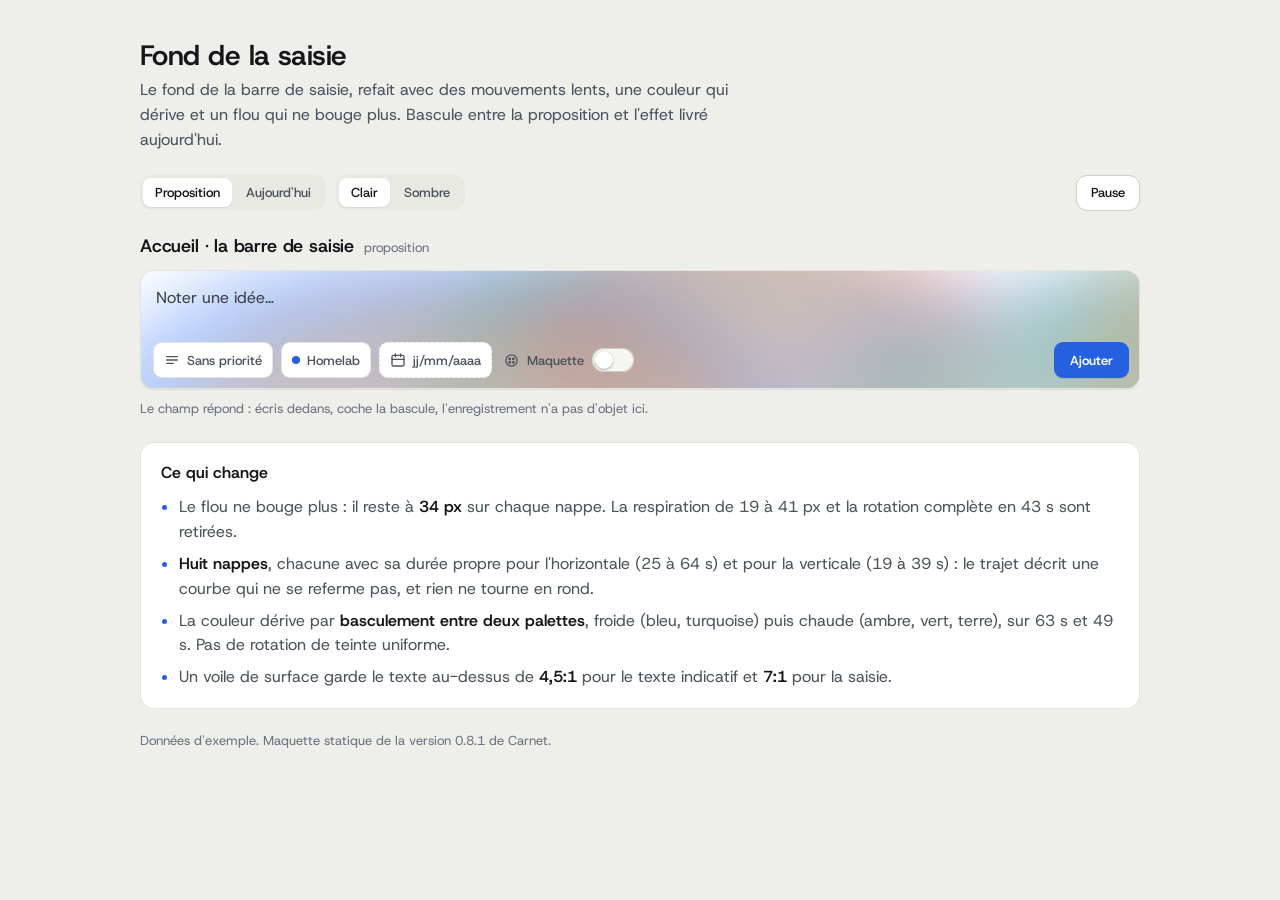
<file: index.html>
<!doctype html>
<html lang="fr" data-theme="clair">
<head>
<meta charset="utf-8" />
<meta name="viewport" content="width=device-width, initial-scale=1" />
<title>Fond de la saisie — maquette Carnet</title>
<style>
  @font-face {
    font-family: 'Host Grotesk Variable';
    src: url('polices/host-grotesk-latin-wght-normal.woff2') format('woff2-variations');
    font-weight: 100 900;
    font-display: swap;
  }

  :root {
    color-scheme: light;
    --bg: #eeeeea;
    --surface: #ffffff;
    --surface-2: #f5f5f1;
    --surface-3: #e9e9e3;
    --border: #e4e4dd;
    --border-strong: #cdcdc3;
    --text: #14161a;
    --text-muted: #4d545e;
    --text-soft: #6b7280;
    --accent: #2560e0;
    --accent-soft: #eef3fd;
    --success: #157347;
    --warning: #a2620a;
    --danger: #b42318;
    --teal: #2f7f76;
    --shadow-1: 0 1px 2px rgb(20 22 26 / 0.05), 0 1px 1px rgb(20 22 26 / 0.03);
    --shadow-2: 0 2px 6px rgb(20 22 26 / 0.06), 0 12px 28px -10px rgb(20 22 26 / 0.16);
    --r-md: 11px;
    --r-lg: 14px;
    --font: 'Host Grotesk Variable', 'Host Grotesk', 'Helvetica Neue', Arial, sans-serif;
    --ease: cubic-bezier(0.22, 1, 0.36, 1);
    --flou: 34px;
  }

  :root[data-theme='sombre'] {
    color-scheme: dark;
    --bg: #101216;
    --surface: #181b21;
    --surface-2: #1f232a;
    --surface-3: #272c34;
    --border: #2a2f37;
    --border-strong: #3b424c;
    --text: #eef0f4;
    --text-muted: #aeb5c0;
    --text-soft: #8d95a1;
    --accent: #6d97f5;
    --accent-soft: #1c2740;
    --success: #4fb386;
    --warning: #d8a152;
    --danger: #e0705f;
    --teal: #57b3a8;
    --shadow-1: 0 1px 2px rgb(0 0 0 / 0.4);
    --shadow-2: 0 12px 30px -12px rgb(0 0 0 / 0.65);
  }

  *, *::before, *::after { box-sizing: border-box }
  html { -webkit-text-size-adjust: 100%; -webkit-tap-highlight-color: transparent }
  body {
    margin: 0;
    background: var(--bg);
    color: var(--text);
    font: 400 1rem/1.55 var(--font);
    -webkit-font-smoothing: antialiased;
  }
  h1, h2, p, ul { margin: 0 }

  .page { max-width: 1040px; margin: 0 auto; padding: 40px 20px 64px; display: grid; gap: 22px }

  .entete { display: grid; gap: 6px }
  .entete h1 { font-size: 1.75rem; line-height: 1.15; letter-spacing: -0.02em; font-weight: 600 }
  .entete p { color: var(--text-muted); max-width: 62ch }

  .outils { display: flex; flex-wrap: wrap; align-items: center; gap: 10px }
  .outils .grow { flex: 1 1 auto }
  .seg {
    display: inline-flex; padding: 3px; gap: 2px;
    background: var(--surface-3); border-radius: var(--r-md);

    & button {
      appearance: none; border: 0; background: none; cursor: pointer;
      padding: 6px 12px; border-radius: 8px;
      font: 500 0.8125rem var(--font); color: var(--text-muted);
      transition: background 160ms var(--ease), color 160ms var(--ease);

      &:hover { color: var(--text) }
      &[aria-pressed='true'] { background: var(--surface); color: var(--text); box-shadow: var(--shadow-1) }
    }
  }

  .btn {
    appearance: none; cursor: pointer;
    display: inline-flex; align-items: center; gap: 7px;
    min-height: 36px; padding: 0 14px;
    background: var(--surface); color: var(--text);
    border: 1px solid var(--border-strong); border-radius: var(--r-md);
    font: 500 0.8125rem var(--font);

    &:active { transform: translateY(1px) }
    &[aria-pressed='true'] { background: var(--surface-3); border-color: var(--border) }
  }

  .scene { display: grid; gap: 10px }
  .scene-titre { display: flex; align-items: baseline; gap: 10px; flex-wrap: wrap }
  .scene-titre h2 { font-size: 1.125rem; font-weight: 600; letter-spacing: -0.01em }
  .scene-titre span { font-size: 0.8125rem; color: var(--text-soft) }

  /* ---------- La barre de saisie ---------- */
  .composer {
    position: relative;
    isolation: isolate;
    overflow: hidden;
    display: grid;
    background: var(--surface);
    border: 1px solid var(--border);
    border-radius: var(--r-lg);
    box-shadow: var(--shadow-1);
    transition: border-color 160ms var(--ease), box-shadow 160ms var(--ease);

    &:focus-within { border-color: var(--accent); box-shadow: 0 0 0 3px var(--accent-soft), var(--shadow-1) }

    & textarea {
      position: relative; z-index: 1;
      width: 100%; min-height: 52px; max-height: 45vh; padding: 15px 15px 6px; resize: none;
      background: transparent; border: 0; color: var(--text);
      font: 400 1rem/1.5 var(--font);

      &::placeholder { color: color-mix(in srgb, var(--text) 30%, var(--text-muted)) }
      &:focus-visible { outline: none }
    }

    &.est-ancien .nappes { display: none }
  }

  .nappes {
    position: absolute; inset: 0; z-index: 0; pointer-events: none;
    overflow: hidden;

    --attenue: 1;
    --pic-froid: 0.95;

    & .voile {
      position: absolute; inset: 0; z-index: 3;
      background: linear-gradient(
        color-mix(in srgb, var(--surface) 30%, transparent),
        color-mix(in srgb, var(--surface) 44%, transparent)
      );
    }
  }

  :root[data-theme='sombre'] .nappes { --attenue: 0.85; --pic-froid: 0.6 }

  :root[data-theme='sombre'] .voile {
    background: linear-gradient(
      color-mix(in srgb, var(--surface) 22%, transparent),
      color-mix(in srgb, var(--surface) 40%, transparent)
    );
  }

  .nappe {
    position: absolute; inset: -25% -12%; z-index: 1;

    &.nappe-froide { animation: bascule-froide 63s ease-in-out infinite alternate }
    &.nappe-chaude { animation: bascule-chaude 49s ease-in-out infinite alternate }
  }

  .nuage {
    position: absolute;
    inline-size: var(--l); block-size: var(--h);
    inset-inline-start: var(--x); inset-block-start: var(--y);
    animation: glisse-x var(--dx) linear infinite alternate; animation-delay: var(--rx, 0s);
    will-change: transform;

    & > i {
      position: absolute; inset: 0; border-radius: 50%;
      background: var(--c); opacity: calc(var(--o) * var(--attenue));
      filter: blur(var(--flou)) saturate(1.35);
      animation: glisse-y var(--dy) linear infinite alternate; animation-delay: var(--ry, 0s);
      will-change: transform;
    }
  }

  .est-ancien {
    /* l'effet livré en 0.8.0, gardé pour comparer */
    &::before {
      content: ''; position: absolute; inset: -45%; z-index: 0; pointer-events: none;
      background:
        radial-gradient(9% 54% at 12% 22%, color-mix(in srgb, var(--accent) 95%, transparent), transparent 72%),
        radial-gradient(7% 42% at 31% 84%, color-mix(in srgb, var(--success) 88%, transparent), transparent 74%),
        radial-gradient(6% 38% at 47% 12%, color-mix(in srgb, var(--teal) 90%, transparent), transparent 72%),
        radial-gradient(10% 48% at 63% 72%, color-mix(in srgb, var(--warning) 62%, transparent), transparent 74%),
        radial-gradient(5% 32% at 78% 26%, color-mix(in srgb, var(--danger) 54%, transparent), transparent 70%),
        radial-gradient(8% 40% at 92% 80%, color-mix(in srgb, var(--teal) 70%, transparent), transparent 72%);
      filter: blur(15px) saturate(1.8) contrast(1.1);
      opacity: 0.92;
      animation: derive 19s cubic-bezier(0.62, -0.3, 0.38, 1.32) infinite alternate,
                 respiration 7.3s cubic-bezier(0.86, 0.04, 0.14, 0.96) infinite alternate;
    }

    &::after {
      content: ''; position: absolute; inset: -40%; z-index: 1; pointer-events: none;
      background:
        linear-gradient(color-mix(in srgb, var(--surface) 20%, transparent), color-mix(in srgb, var(--surface) 32%, transparent)),
        repeating-conic-gradient(from 12deg at 46% 38%, color-mix(in srgb, var(--accent) 44%, transparent) 0 5deg, transparent 5deg 16deg, color-mix(in srgb, var(--teal) 38%, transparent) 16deg 23deg, transparent 23deg 44deg),
        repeating-radial-gradient(circle at 62% 54%, color-mix(in srgb, var(--success) 34%, transparent) 0 16px, transparent 16px 48px);
      filter: blur(24px) saturate(1.4);
      opacity: 0.85;
      animation: tourbillon 43s linear infinite;
    }

    & textarea, & .composer-bar { position: relative; z-index: 2 }
  }

  @keyframes glisse-x {
    from { transform: translate3d(calc(var(--amp-x) * -1), 0, 0) rotate(var(--rot-a)) }
    to { transform: translate3d(var(--amp-x), 0, 0) rotate(var(--rot-b)) }
  }
  @keyframes glisse-y {
    from { transform: translate3d(0, calc(var(--amp-y) * -1), 0) }
    to { transform: translate3d(0, var(--amp-y), 0) }
  }
  @keyframes bascule-froide {
    from { opacity: var(--pic-froid) }
    to { opacity: 0.48 }
  }
  @keyframes bascule-chaude {
    from { opacity: 0.22 }
    to { opacity: 0.92 }
  }
  @keyframes derive {
    0% { transform: rotate(-24deg) scale(1.1) translate3d(-3%, 2%, 0) skew(5deg, -3deg) }
    17% { transform: rotate(-58deg) scale(0.88) translate3d(7%, -8%, 0) skew(12deg, -7deg) }
    38% { transform: rotate(72deg) scale(1.44) translate3d(9%, -5%, 0) skew(7deg, 9deg) }
    61% { transform: rotate(-64deg) scale(1.34) translate3d(5%, 8%, 0) skew(14deg, 3deg) }
    86% { transform: rotate(-42deg) scale(1.5) translate3d(10%, 4%, 0) skew(9deg, -6deg) }
    100% { transform: rotate(12deg) scale(1.16) translate3d(-4%, -6%, 0) skew(-10deg, 5deg) }
  }
  @keyframes respiration {
    0% { filter: blur(26px) saturate(1.45) hue-rotate(0deg) }
    41% { filter: blur(19px) saturate(1.3) hue-rotate(31deg) }
    76% { filter: blur(23px) saturate(1.55) hue-rotate(38deg) }
    100% { filter: blur(31px) saturate(1.65) hue-rotate(-17deg) }
  }
  @keyframes tourbillon {
    0% { transform: rotate(0deg) scale(1.06) }
    100% { transform: rotate(-360deg) scale(0.94) }
  }

  /* ---------- Barre d'options ---------- */
  .composer-bar {
    position: relative; z-index: 1;
    display: flex; align-items: center; flex-wrap: wrap; gap: 8px;
    padding: 2px 10px 10px 12px;
  }

  .puce {
    display: inline-flex; align-items: center; gap: 7px;
    min-height: 36px; padding: 0 10px;
    background: var(--surface); color: var(--text-muted);
    border: 1px solid var(--border); border-radius: 9px;
    font: 500 0.8125rem var(--font);
  }
  .puce .point { inline-size: 8px; block-size: 8px; border-radius: 50%; background: var(--accent) }
  .puce.est-vide { border-style: dashed }

  .bascule {
    display: inline-flex; align-items: center; gap: 8px;
    min-height: 36px; padding: 0 4px;
    appearance: none; border: 0; background: none; cursor: pointer;
    color: var(--text-muted); font: 500 0.8125rem var(--font);
    transition: color 160ms var(--ease);

    &:hover { color: var(--text) }
    &:focus-visible { outline: 2px solid var(--accent); outline-offset: 3px; border-radius: var(--r-md) }
    &[aria-checked='true'] { color: var(--accent) }

    & .piste {
      position: relative; inline-size: 42px; block-size: 24px; border-radius: 999px;
      background: var(--surface-2); box-shadow: inset 0 0 0 1px var(--border-strong);
      transition: background 180ms var(--ease), box-shadow 180ms var(--ease);
    }
    & .rond {
      position: absolute; top: 3px; left: 3px; inline-size: 18px; block-size: 18px;
      border-radius: 50%; background: #fff;
      box-shadow: 0 1px 2px rgb(0 0 0 / 0.28), 0 0 0 0.5px rgb(0 0 0 / 0.08);
      transition: transform 220ms cubic-bezier(0.34, 1.46, 0.64, 1);
    }
    &[aria-checked='true'] .piste { background: var(--accent); box-shadow: inset 0 0 0 1px var(--accent) }
    &[aria-checked='true'] .rond { transform: translateX(18px) }
  }

  .btn-ajouter {
    appearance: none; cursor: pointer; margin-left: auto;
    display: inline-flex; align-items: center; gap: 7px;
    min-height: 36px; padding: 0 16px;
    background: var(--accent); color: #fff; border: 0; border-radius: 9px;
    font: 600 0.8125rem var(--font);
    box-shadow: var(--shadow-1);

    &:hover { filter: brightness(1.06) }
    &:active { transform: translateY(1px) }
  }

  .legende { font-size: 0.8125rem; color: var(--text-soft) }

  /* ---------- Ce qui change ---------- */
  .changes {
    display: grid; gap: 10px; padding: 18px 20px;
    background: var(--surface); border: 1px solid var(--border); border-radius: var(--r-lg);

    & h2 { font-size: 1rem; font-weight: 600 }
    & ul { display: grid; gap: 7px; padding-left: 18px; color: var(--text-muted) }
    & li::marker { color: var(--accent) }
    & strong { color: var(--text); font-weight: 600 }
  }

  .pied { font-size: 0.8125rem; color: var(--text-soft) }

  [data-pause] .nappes *, [data-pause] .composer::before, [data-pause] .composer::after { animation-play-state: paused }

  @media (prefers-reduced-motion: reduce) {
    .nappes *, .composer::before, .composer::after { animation: none !important }
  }

  @media (max-width: 599px) {
    .page { padding: 24px 14px 48px }
    .entete h1 { font-size: 1.375rem }
    .composer-bar { gap: 6px }
    .puce { padding: 0 8px }
    .bascule .libelle { display: none }
    .btn-ajouter { padding: 0 12px }
  }
</style>
</head>
<body>
<div class="page">
  <header class="entete">
    <h1>Fond de la saisie</h1>
    <p>Le fond de la barre de saisie, refait avec des mouvements lents, une couleur qui dérive et un flou qui ne bouge plus. Bascule entre la proposition et l'effet livré aujourd'hui.</p>
  </header>

  <div class="outils">
    <div class="seg" role="group" aria-label="Version de l'effet">
      <button type="button" data-version="proposition" aria-pressed="true">Proposition</button>
      <button type="button" data-version="aujourdhui" aria-pressed="false">Aujourd'hui</button>
    </div>
    <div class="seg" role="group" aria-label="Thème">
      <button type="button" data-theme="clair" aria-pressed="true">Clair</button>
      <button type="button" data-theme="sombre" aria-pressed="false">Sombre</button>
    </div>
    <span class="grow"></span>
    <button type="button" class="btn" id="pause" aria-pressed="false">Pause</button>
  </div>

  <main class="scene">
    <div class="scene-titre">
      <h2>Accueil · la barre de saisie</h2>
      <span id="etat-version">proposition</span>
    </div>

    <div class="composer" id="composer">
      <div class="nappes" aria-hidden="true">
        <div class="nappe nappe-froide">
          <span class="nuage" style="--x:4%;  --y:6%;   --l:58%; --h:200%; --c:var(--accent);  --o:.52; --dx:31s;  --dy:21s; --rx:-6s; --ry:-3s;  --amp-x:12%;  --amp-y:23%; --rot-a:-3deg; --rot-b:4deg"><i></i></span>
          <span class="nuage" style="--x:32%; --y:-18%; --l:44%; --h:210%; --c:var(--teal);    --o:.40; --dx:41s;  --dy:27s; --rx:-15s; --ry:-11s;  --amp-x:14%;  --amp-y:21%;  --rot-a:5deg;  --rot-b:-6deg"><i></i></span>
          <span class="nuage" style="--x:58%; --y:22%;  --l:50%; --h:190%; --c:var(--accent);  --o:.26; --dx:25s;  --dy:19s; --rx:-3s; --ry:-14s;  --amp-x:17%;  --amp-y:27%; --rot-a:-6deg; --rot-b:2deg"><i></i></span>
          <span class="nuage" style="--x:78%; --y:-12%; --l:38%; --h:200%; --c:var(--teal);    --o:.30; --dx:57s;  --dy:35s; --rx:-20s; --ry:-7s;  --amp-x:14%;  --amp-y:21%; --rot-a:2deg;  --rot-b:-4deg"><i></i></span>
        </div>
        <div class="nappe nappe-chaude">
          <span class="nuage" style="--x:12%; --y:30%;  --l:46%; --h:180%; --c:var(--warning); --o:.40; --dx:29s;  --dy:25s; --rx:-9s; --ry:-18s;  --amp-x:14%;  --amp-y:25%; --rot-a:4deg;  --rot-b:-5deg"><i></i></span>
          <span class="nuage" style="--x:40%; --y:-24%; --l:40%; --h:200%; --c:var(--danger);  --o:.26; --dx:47s;  --dy:31s; --rx:-13s; --ry:-5s;  --amp-x:12%;  --amp-y:23%; --rot-a:-2deg; --rot-b:6deg"><i></i></span>
          <span class="nuage" style="--x:64%; --y:34%;  --l:44%; --h:170%; --c:var(--success); --o:.30; --dx:35s;  --dy:29s; --rx:-2s; --ry:-22s; --amp-x:14%;  --amp-y:28%; --rot-a:-5deg; --rot-b:3deg"><i></i></span>
          <span class="nuage" style="--x:84%; --y:-6%;  --l:36%; --h:190%; --c:var(--warning); --o:.36; --dx:64s;  --dy:39s; --rx:-27s; --ry:-10s;  --amp-x:14%;  --amp-y:23%; --rot-a:3deg;  --rot-b:-3deg"><i></i></span>
        </div>
        <span class="voile"></span>
      </div>

      <textarea rows="2" placeholder="Noter une idée…"></textarea>

      <div class="composer-bar">
        <span class="puce"><svg width="16" height="16" viewBox="0 0 24 24" fill="none" stroke="currentColor" stroke-width="2" stroke-linecap="round" aria-hidden="true"><path d="M4 7h16M4 12h16M4 17h10"/></svg>Sans priorité</span>
        <span class="puce"><span class="point"></span>Homelab</span>
        <span class="puce est-vide"><svg width="16" height="16" viewBox="0 0 24 24" fill="none" stroke="currentColor" stroke-width="2" stroke-linecap="round" aria-hidden="true"><rect x="3" y="5" width="18" height="16" rx="2"/><path d="M8 3v4M16 3v4M3 11h18"/></svg>jj/mm/aaaa</span>
        <button type="button" class="bascule" role="switch" aria-checked="false" aria-label="Maquette à valider">
          <svg width="15" height="15" viewBox="0 0 24 24" fill="none" stroke="currentColor" stroke-width="2" stroke-linecap="round" aria-hidden="true"><circle cx="12" cy="12" r="9"/><circle cx="9" cy="9.5" r="1.2" fill="currentColor"/><circle cx="15" cy="9.5" r="1.2" fill="currentColor"/><circle cx="9" cy="15" r="1.2" fill="currentColor"/><circle cx="15" cy="15" r="1.2" fill="currentColor"/></svg>
          <span class="libelle">Maquette</span>
          <span class="piste" aria-hidden="true"><span class="rond"></span></span>
        </button>
        <button type="button" class="btn-ajouter">Ajouter</button>
      </div>
    </div>

    <p class="legende">Le champ répond : écris dedans, coche la bascule, l'enregistrement n'a pas d'objet ici.</p>
  </main>

  <section class="changes">
    <h2>Ce qui change</h2>
    <ul>
      <li>Le flou ne bouge plus : il reste à <strong>34 px</strong> sur chaque nappe. La respiration de 19 à 41 px et la rotation complète en 43 s sont retirées.</li>
      <li><strong>Huit nappes</strong>, chacune avec sa durée propre pour l'horizontale (25 à 64 s) et pour la verticale (19 à 39 s) : le trajet décrit une courbe qui ne se referme pas, et rien ne tourne en rond.</li>
      <li>La couleur dérive par <strong>basculement entre deux palettes</strong>, froide (bleu, turquoise) puis chaude (ambre, vert, terre), sur 63 s et 49 s. Pas de rotation de teinte uniforme.</li>
      <li>Un voile de surface garde le texte au-dessus de <strong>4,5:1</strong> pour le texte indicatif et <strong>7:1</strong> pour la saisie.</li>
    </ul>
  </section>

  <p class="pied">Données d'exemple. Maquette statique de la version 0.8.1 de Carnet.</p>
</div>

<script>
  const racine = document.documentElement
  const composer = document.getElementById('composer')
  const pause = document.getElementById('pause')
  const etatVersion = document.getElementById('etat-version')

  function choisir(selecteur, attribut, valeur) {
    document.querySelectorAll(selecteur).forEach((b) => b.setAttribute('aria-pressed', String(b.dataset[attribut] === valeur)))
  }

  function version(valeur) {
    composer.classList.toggle('est-ancien', valeur === 'aujourdhui')
    choisir('[data-version]', 'version', valeur)
    etatVersion.textContent = valeur === 'aujourdhui' ? "effet livré en 0.8.0" : 'proposition'
    localStorage.setItem('carnet.fond.version', valeur)
  }

  function theme(valeur) {
    racine.dataset.theme = valeur
    choisir('[data-theme]', 'theme', valeur)
    localStorage.setItem('carnet.fond.theme', valeur)
  }

  document.querySelectorAll('[data-version]').forEach((b) => b.addEventListener('click', () => version(b.dataset.version)))
  document.querySelectorAll('[data-theme]').forEach((b) => b.addEventListener('click', () => theme(b.dataset.theme)))
  pause.addEventListener('click', () => {
    const enPause = racine.toggleAttribute('data-pause')
    pause.setAttribute('aria-pressed', String(enPause))
    pause.textContent = enPause ? 'Reprendre' : 'Pause'
  })
  document.querySelector('.bascule').addEventListener('click', (e) => {
    const b = e.currentTarget
    b.setAttribute('aria-checked', b.getAttribute('aria-checked') === 'true' ? 'false' : 'true')
  })

  theme(localStorage.getItem('carnet.fond.theme') === 'sombre' ? 'sombre' : 'clair')
  version(localStorage.getItem('carnet.fond.version') === 'aujourdhui' ? 'aujourdhui' : 'proposition')
</script>
</body>
</html>
</file>
